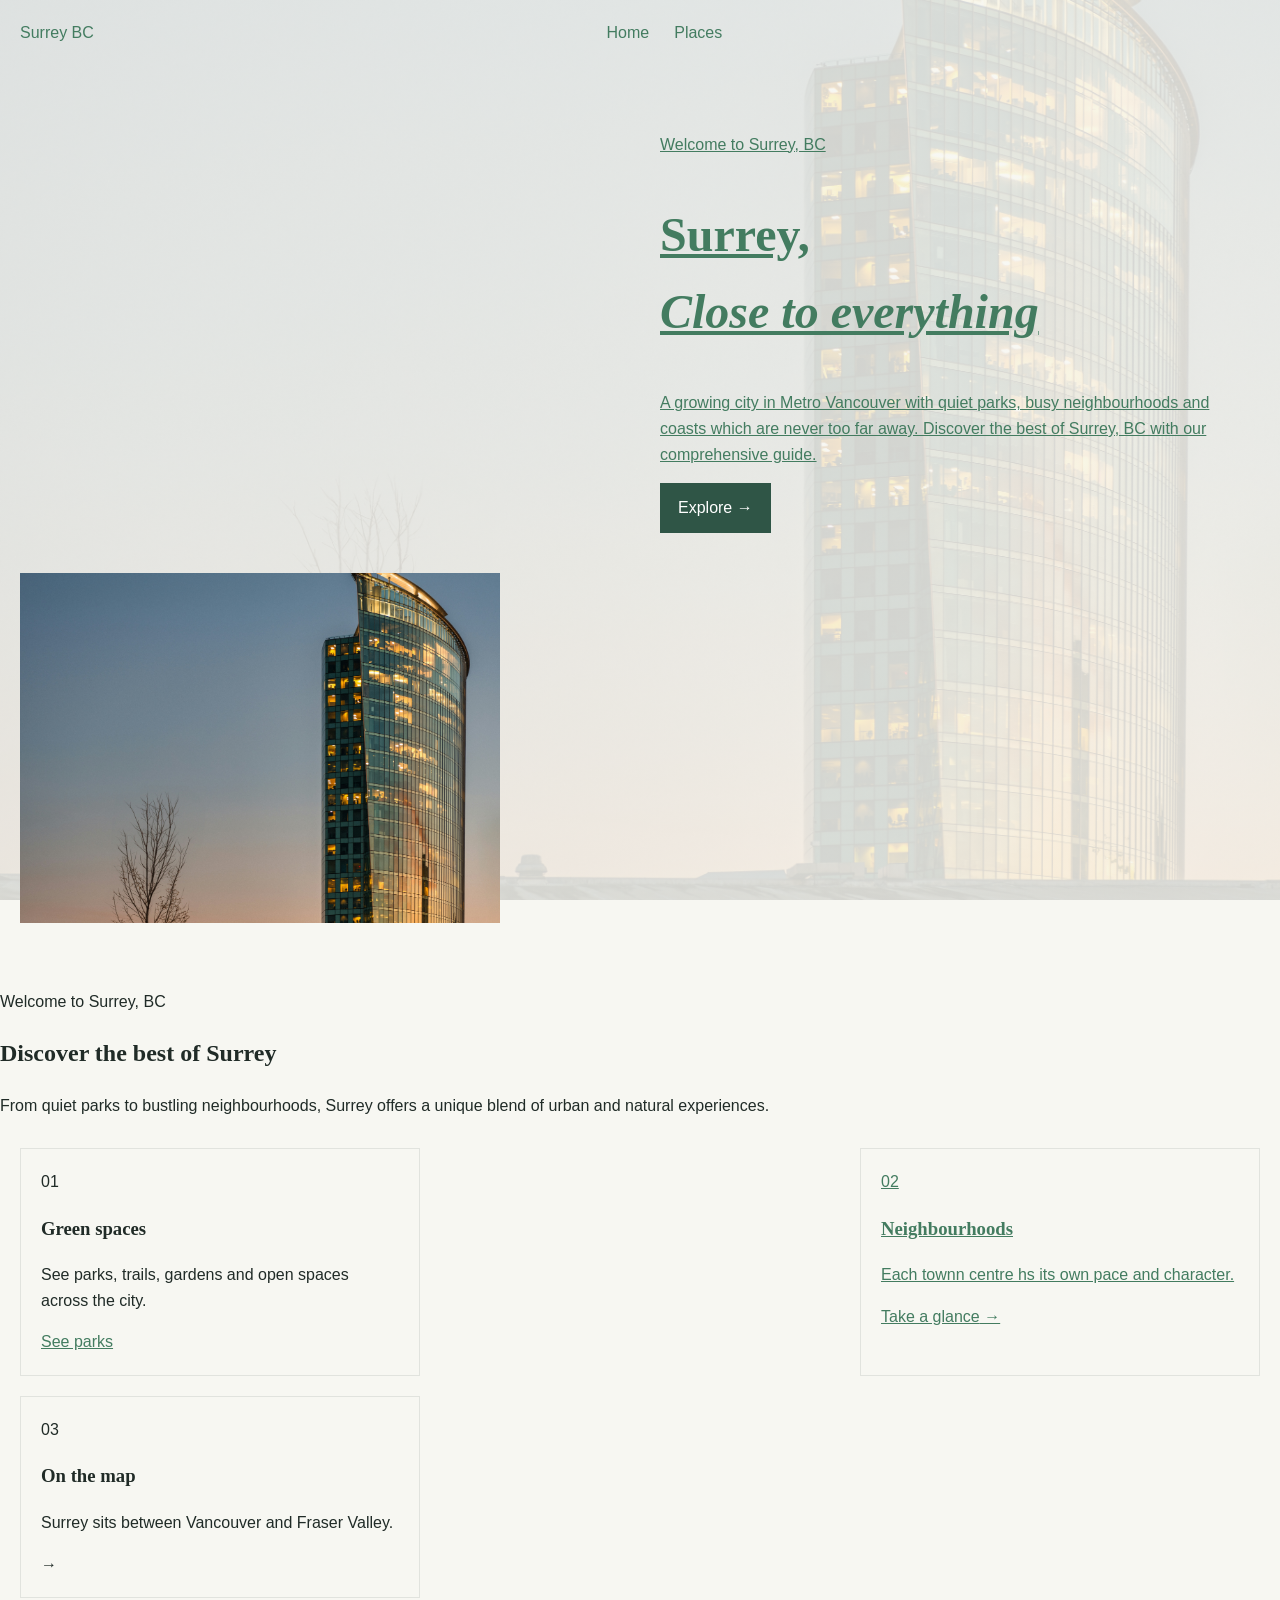
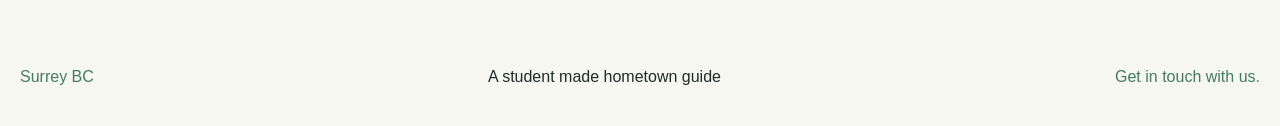
<file: index.html>
<!DOCTYPE html>
<html lang="en">
    <head>
        <meta charset="UTF-8">
        <meta name="viewport" content="width=device-width, initial-scale=1.0">
        <title>Surrey,BC guide</title>
        <link rel="stylesheet" href="style.css">
    </head>
    <body>
        <header class="site-header">
            <a class="wordmark" href="index.html">Surrey <span>BC</span> </a>
            <nav aria-label="Main navigation">
                <a class="active" href="index.html">Home</a>
                <a href="places.html">Places</a>
                <a href="contact.html"Contacts</a>
            </nav>
        </header>

        <main>
            <section class="hero">
                <div class="hero-copy">
                    <p class="eyebrow">Welcome to Surrey, BC</p>
                    <h1>Surrey,<br><em>Close to everything</em></h1>
                    <p class="intro"> A growing city in Metro Vancouver with quiet parks, busy neighbourhoods and coasts which are never too far away. Discover the best of Surrey, BC with our comprehensive guide.</p>
                    <a class="button" href="places.html">Explore<span aria-hidden="true"> →</span></a>

                </div>
                <div class="photo-frame">
                    <img src="images/surrey.jpg" alt="a photo of a favourite place in Surrey, BC">
                    <div class="photo-placeholder" hidden><span>YOUR PHOTO</span><p>ADD AN ORIGINAL PHOTO OF SURREY HERE</p><small>Save it as<code>images/surrey-original.jpg</code></small></div>

                </div>
            </section>

            <section class="Welcome city-wrap">
                <div> <p class="eyebrow">Welcome to Surrey, BC</p>
                <h2>Discover the best of Surrey</h2> <p>From quiet parks to bustling neighbourhoods, Surrey offers a unique blend of urban and natural experiences.</p>
            </div>
            </section>

            <section class="feature-grid section-wrap" aria-label="highlights">
                <article class="feature-card"><span class="number">01</span><h3>Green spaces</h3><p>See parks, trails, gardens and open spaces across the city.</p><a href="places.html#green-spaces">See parks<span aria-hidden="true"</a></article>
                <article class="feature-card"><span class="number">02</span><h3>Neighbourhoods</h3><p>Each townn centre hs its own pace and character.</p><a href="places.html#neighbourhoods">Take a glance<span aria-hidden="true"> →</span></a></article>
                <article class="feature-card"><span class="number">03</span><h3>On the map</h3><p>Surrey sits between Vancouver and Fraser Valley.</p><span aria-hidden="true"> →</span></a></article>
            </section>
        </main>

        <footer><a class="wordmark" href="index.html">Surrey <span>BC</span> </a><p> A student made hometown guide</p><a href="contact.html">Get in touch with us.</a></footer>
    </body>
</html>
</file>
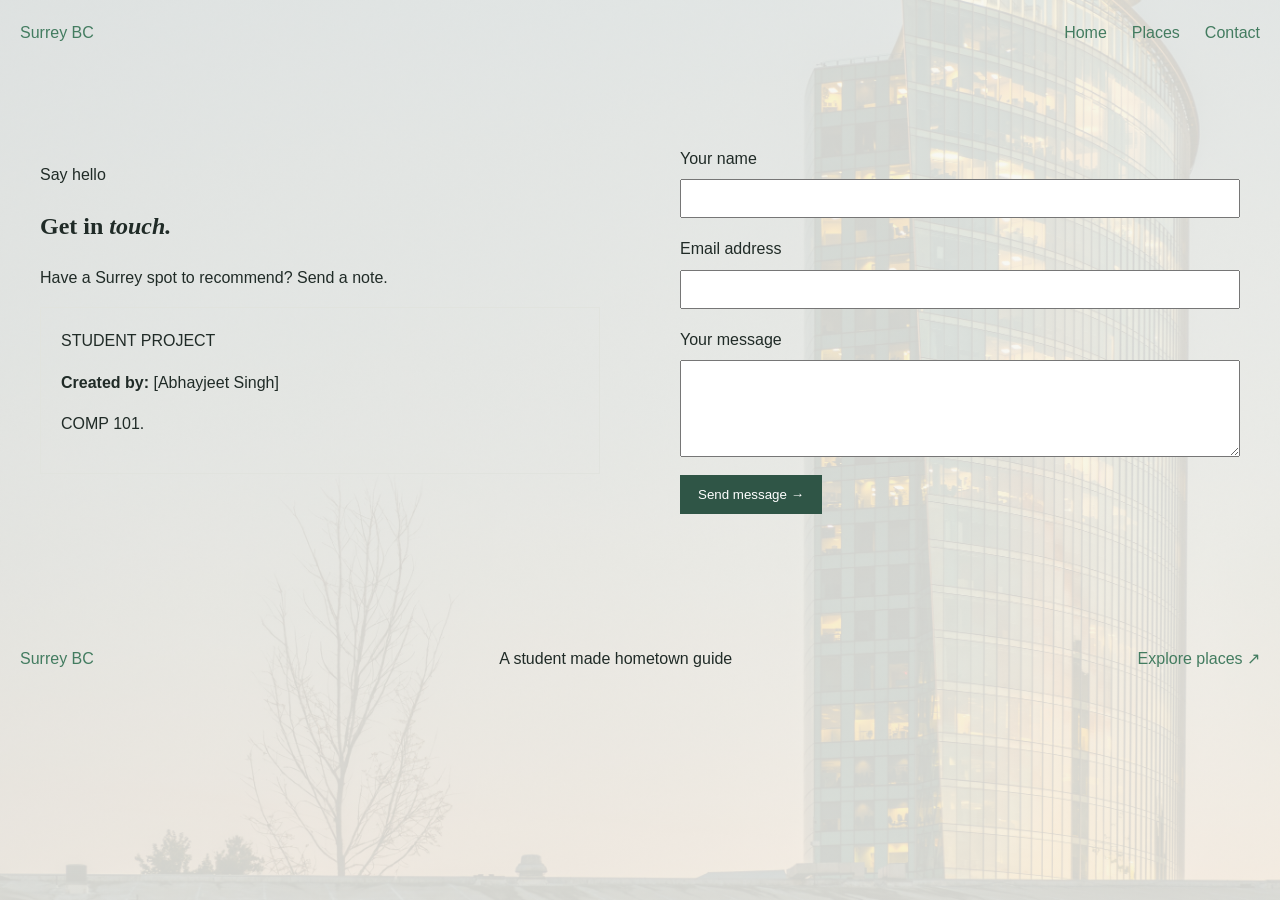
<file: contact.html>
<!doctype html>
<html lang="en">
<head>
  <meta charset="utf-8"><meta name="viewport" content="width=device-width, initial-scale=1">
  <meta name="description" content="Contact the creator of this Surrey, BC hometown guide.">
  <title>Contact — Surrey, BC</title><link rel="stylesheet" href="style.css"><script src="script.js" defer></script>
</head>
<body>
  <header class="site-header"><a class="wordmark" href="index.html">Surrey <span>BC</span></a><nav aria-label="Main navigation"><a href="index.html">Home</a><a href="places.html">Places</a><a class="active" href="contact.html">Contact</a></nav></header>
  <main class="page-main contact-layout">
    <section class="page-heading"><p class="eyebrow">Say hello</p><h1>Get in <em>touch.</em></h1><p>Have a Surrey spot to recommend? Send a note.</p><div class="student-card"><span class="number">STUDENT PROJECT</span><p><strong>Created by:</strong> [Abhayjeet Singh]</p><p>COMP 101.</p></div></section>
    <form id="contact-form" class="contact-form">
      <label for="name">Your name</label><input id="name" name="name" type="text" autocomplete="name" required>
      <label for="email">Email address</label><input id="email" name="email" type="email" autocomplete="email" required>
      <label for="message">Your message</label><textarea id="message" name="message" rows="5" required></textarea>
      <button class="button" type="submit">Send message <span aria-hidden="true">→</span></button>      
      <p id="form-status" class="form-status" role="status" aria-live="polite"></p>
    </form>
  </main>
  <footer><a class="wordmark" href="index.html">Surrey <span>BC</span></a><p>A student made hometown guide</p><a href="places.html">Explore places ↗</a></footer>
</body>
</html>
</file>
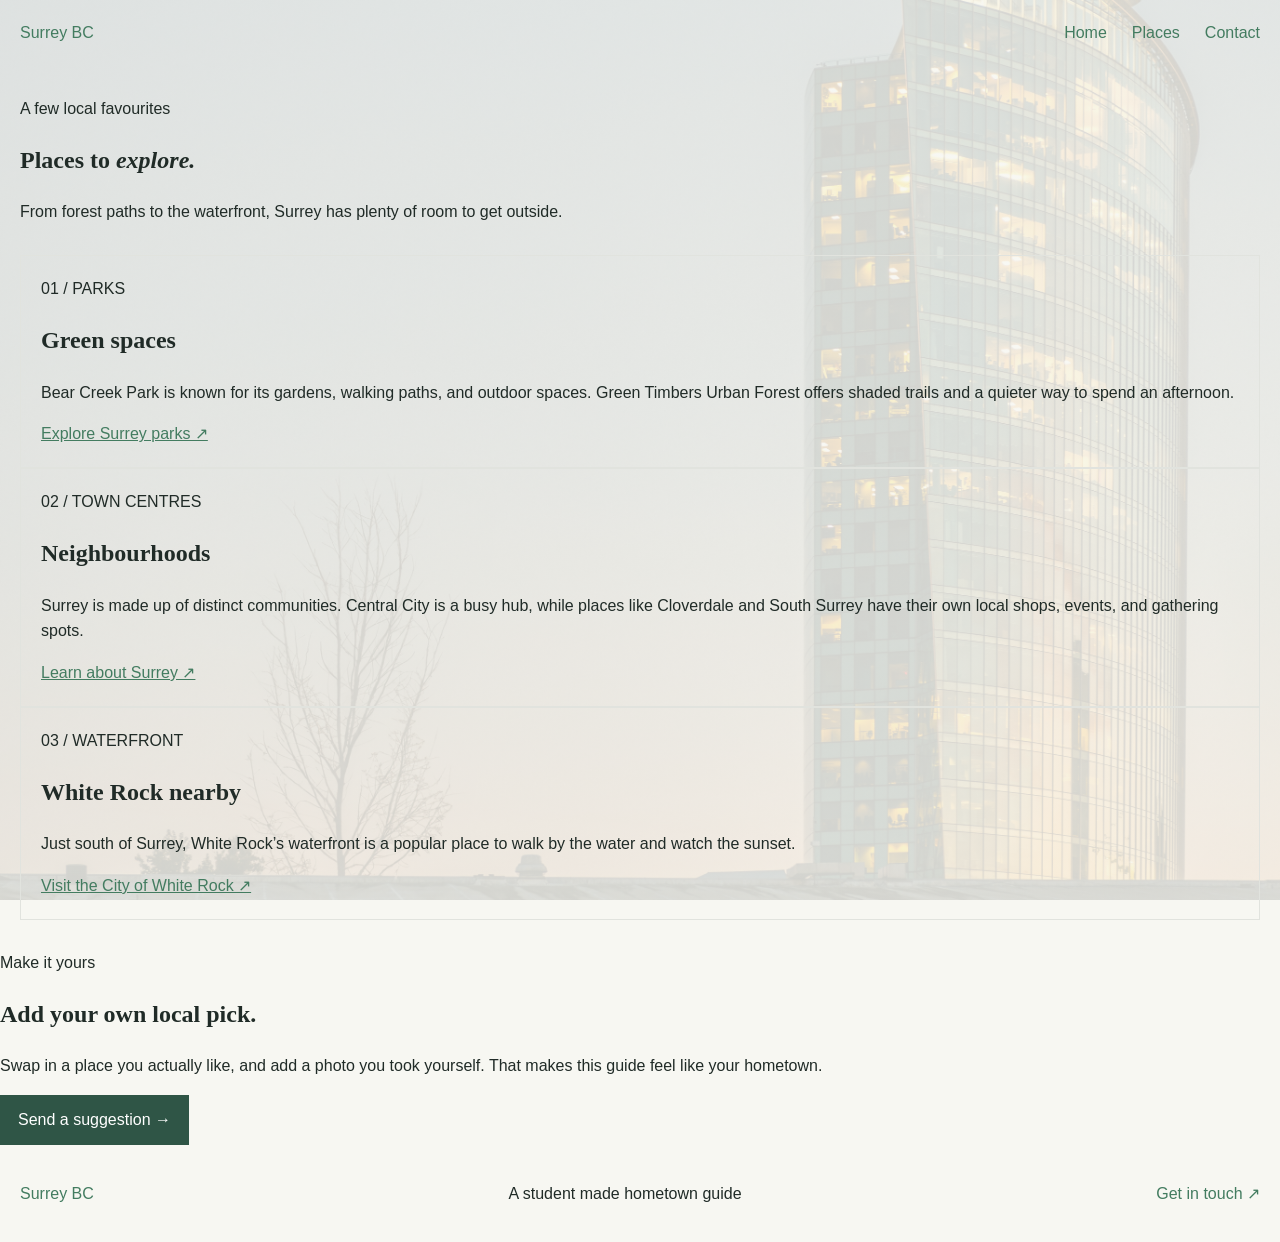
<file: places.html>
<!doctype html>
<html lang="en">
<head>
  <meta charset="utf-8"><meta name="viewport" content="width=device-width, initial-scale=1">
  <meta name="description" content="Parks and neighbourhoods to explore in Surrey, BC.">
  <title>Places — Surrey, BC</title><link rel="stylesheet" href="style.css"><script src="script.js" defer></script>
</head>
<body>
  <header class="site-header"><a class="wordmark" href="index.html">Surrey <span>BC</span></a><nav aria-label="Main navigation"><a href="index.html">Home</a><a class="active" href="places.html">Places</a><a href="contact.html">Contact</a></nav></header>
  <main class="page-main">
    <section class="page-heading"><p class="eyebrow">A few local favourites</p><h1>Places to <em>explore.</em></h1><p>From forest paths to the waterfront, Surrey has plenty of room to get outside.</p></section>
    <section class="place-list">
      <article class="place" id="green-spaces"><div class="place-index">01 / PARKS</div><div><h2>Green spaces</h2><p>Bear Creek Park is known for its gardens, walking paths, and outdoor spaces. Green Timbers Urban Forest offers shaded trails and a quieter way to spend an afternoon.</p><a href="https://www.surrey.ca/parks-recreation/parks" target="_blank" rel="noopener">Explore Surrey parks ↗</a></div></article>
      <article class="place" id="neighbourhoods"><div class="place-index">02 / TOWN CENTRES</div><div><h2>Neighbourhoods</h2><p>Surrey is made up of distinct communities. Central City is a busy hub, while places like Cloverdale and South Surrey have their own local shops, events, and gathering spots.</p><a href="https://www.surrey.ca/arts-culture/surrey-archives" target="_blank" rel="noopener">Learn about Surrey ↗</a></div></article>
      <article class="place"><div class="place-index">03 / WATERFRONT</div><div><h2>White Rock nearby</h2><p>Just south of Surrey, White Rock’s waterfront is a popular place to walk by the water and watch the sunset.</p><a href="https://www.whiterockcity.ca/" target="_blank" rel="noopener">Visit the City of White Rock ↗</a></div></article>
    </section>
    <aside class="personal-note"><p class="eyebrow">Make it yours</p><h2>Add your own local pick.</h2><p>Swap in a place you actually like, and add a photo you took yourself. That makes this guide feel like your hometown.</p><a class="button button-light" href="contact.html">Send a suggestion <span aria-hidden="true">→</span></a></aside>
  </main>
  <footer><a class="wordmark" href="index.html">Surrey <span>BC</span></a><p>A student made hometown guide</p><a href="contact.html">Get in touch ↗</a></footer>
</body></html>
</file>
<file: style.css>
body {
  margin: 0;
  background: #f7f7f2;
  color: #202b27;
  font-family: Arial, sans-serif;
  line-height: 1.6;
  background-image:
  linear-gradient(rgba(247, 247, 242, 0.85), rgba(247, 247, 242, 0.85)),
  url("images/surrey.jpg");
background-size: cover;
background-position: center;
background-attachment: fixed;
}

.site-header,
footer {
  padding: 20px;
  display: flex;
  justify-content: space-between;
  align-items: center;
}

.site-header nav {
  display: flex;
  gap: 25px;
}

a {
  color: #437c60;
}

.site-header a,
footer a {
  text-decoration: none;
}

.hero,
.contact-layout {
  display: grid;
  grid-template-columns: 1fr 1fr;
  gap: 40px;
  padding: 50px 20px;
}

h1,
h2,
h3 {
  font-family: Georgia, serif;
}

.hero h1 {
  font-size: 48px;
}

.photo-frame {
  height: 350px;
  overflow: hidden;
}

.photo-frame img {
  width: 80%;
  height: 120%;
  object-fit: cover;
}

.welcome,
.feature-grid,
.place-list,
.contact-form,
.page-heading {
  margin: 30px 20px;
}

.feature-grid {
  display: grid;
  grid-template-columns: repeat(3, 1fr);
  gap: 20px;
}

.feature-card,
.place,
.student-card {
  padding: 20px;
  border: 1px solid #e1e3de;
}

.button,
.contact-form button {
  display: inline-block;
  padding: 12px 18px;
  background: #2f5546;
  color: white;
  border: 0;
  text-decoration: none;
  cursor: pointer;
}

.contact-form input,
.contact-form textarea {
  display: block;
  width: 100%;
  padding: 10px;
  margin: 8px 0 18px;
  box-sizing: border-box;
}

@media (max-width: 650px) {
  .hero,
  .contact-layout,
  .feature-grid {
    grid-template-columns: 1fr;
  }

  .site-header {
    align-items: flex-start;
    gap: 12px;
    flex-direction: column;
  }

  .hero h1 {
    font-size: 38px;
  }
}

  .button,
button {
  transition: background-color 0.2s, transform 0.2s;
}

.button:hover,
button:hover {
  background-color: #1e3a2e;
  transform: translateY(-2px);
}

.button:active,
button:active {
  transform: translateY(1px);
}

.button:focus-visible,
button:focus-visible {
  outline: 3px solid #369770;
}

a:hover {
  color: #2f5546;
  text-decoration: underline;
  cursor: pointer;
}
</file>
